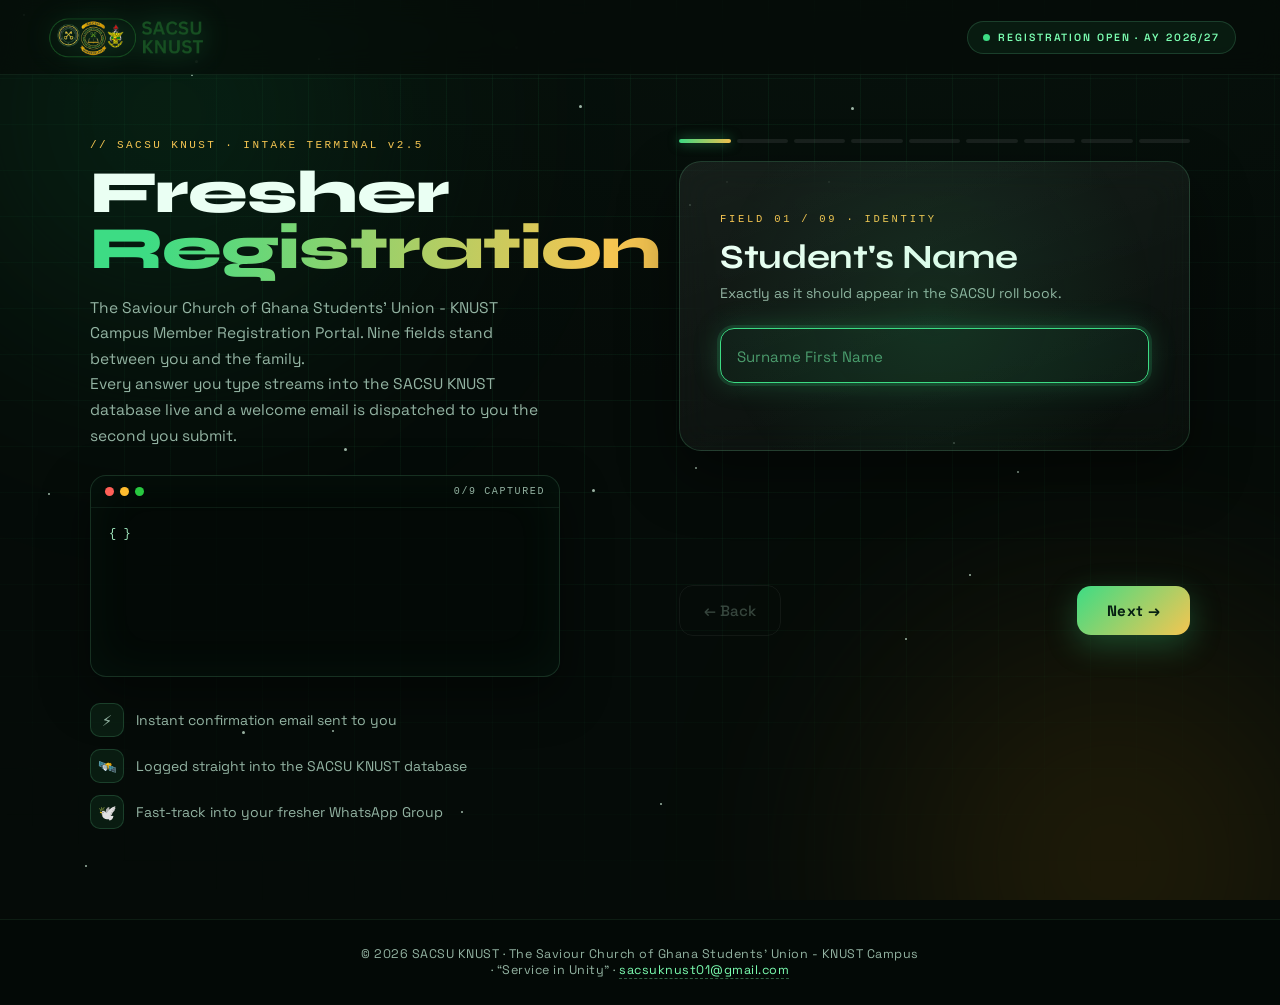
<file: index.html>
<!DOCTYPE html>
<html lang="en">

<head>
  <meta charset="UTF-8">
  <meta name="viewport" content="width=device-width, initial-scale=1.0">
  <meta http-equiv="X-UA-Compatible" content="ie=edge">
  <meta name="description" content="SACSU KNUST Fresher Registration — join the Saviour Church Campus Group Union, KNUST. One form, nine fields, straight into the SACSU database.">
  <meta name="robots" content="index, follow">
  <link rel="canonical" href="https://sacsu-form.vercel.app/">
  <meta property="og:title" content="SACSU KNUST · Fresher Registration">
  <meta property="og:description" content="Register as a fresher of the Saviour Church Campus Group Union, KNUST — and get a personalised welcome email instantly.">
  <meta property="og:image" content="https://sacsu-form.vercel.app/assets/logo.png">
  <meta name="theme-color" content="#050b08">
  <title>SACSU KNUST · Fresher Registration</title>
  <link rel="icon" type="image/png" href="assets/logo.png">
  <link rel="preconnect" href="https://fonts.googleapis.com">
  <link rel="preconnect" href="https://fonts.gstatic.com" crossorigin>
  <link href="https://fonts.googleapis.com/css2?family=Syne:wght@700;800&family=Space+Grotesk:wght@300;400;500;600;700&display=swap" rel="stylesheet">
  <link rel="stylesheet" type="text/css" href="style.css">
</head>

<body>

  <!-- Animated background layers -->
  <div class="bg" aria-hidden="true">
    <div class="bg-grid"></div>
    <div class="glow glow-a"></div>
    <div class="glow glow-b"></div>
    <div id="stars"></div>
  </div>

  <!-- Preloader -->
  <div class="preloader" id="preloader">
    <div class="pre-stack">
      <img src="assets/logo.png" alt="SACSU KNUST">
      <div class="pre-ring"></div>
      <p>BOOTING SACSU KNUST…</p>
    </div>
  </div>

  <!-- Top HUD -->
  <header class="hud">
    <a class="hud-logo" href="#" aria-label="SACSU KNUST home">
      <img src="assets/logo.png" alt="SACSU KNUST logo">
    </a>
    <div class="hud-chip"><span class="dot"></span> REGISTRATION OPEN · AY 2026/27</div>
  </header>

  <main class="shell">

    <!-- Left: HUD console -->
    <aside class="console">
      <p class="console-tag">// SACSU KNUST · INTAKE TERMINAL v2.5</p>
      <h1 class="console-title">Fresher<br><span>Registration</span></h1>
       <p class="console-sub">
        The Saviour Church of Ghana Students' Union - KNUST Campus Member Registration Portal. Nine fields stand between you and the
        family. <br>
        Every answer you type streams into the SACSU KNUST database live and a welcome email is dispatched to you the second you submit.
      </p>

      <div class="console-box" aria-hidden="true">
        <div class="console-bar">
          <span class="c-dot r"></span><span class="c-dot y"></span><span class="c-dot g"></span>
          <em id="captureCount">0/9 CAPTURED</em>
        </div>
        <pre id="liveJson">{ }</pre>
      </div>

      <ul class="console-perks">
        <li><i>⚡</i> Instant confirmation email sent to you</li>
        <li><i>🛰️</i> Logged straight into the SACSU KNUST  database</li>
        <li><i>🕊️</i> Fast-track into your fresher WhatsApp Group </li>
      </ul>
    </aside>

    <!-- Right: wizard -->
    <section class="wizard" id="wizard" aria-label="Registration form">
      <div class="rail" id="rail" aria-hidden="true"></div>

      <div class="card-wrap" id="cardWrap">
        <!-- step cards injected by app.js -->
      </div>

      <div class="wizard-nav">
        <button id="backBtn" class="btn ghost" type="button">← Back</button>
        <button id="nextBtn" class="btn neon" type="button"><span class="btn-label">Next →</span></button>
      </div>

      <p class="demo-note" id="demoNote" hidden>
        ⚡ Demo mode — paste your Apps Script (or n8n) URL into <code>config.js</code> to go live.
      </p>
    </section>
  </main>

  <footer class="foot">
    © 2026 SACSU KNUST · The Saviour Church of Ghana Students' Union - KNUST Campus <br> · “Service in Unity” ·
  <a href="mailto:sacsuknust01@gmail.com">sacsuknust01@gmail.com</a>
  </footer>

  <!-- Success overlay -->
  <div class="success-overlay" id="successOverlay" hidden>
    <div class="success-card">
      <svg class="check" viewBox="0 0 64 64" aria-hidden="true">
        <circle cx="32" cy="32" r="29" fill="none" stroke="url(#g1)" stroke-width="3"></circle>
        <path d="M20 33.5 28.5 42 45 24" fill="none" stroke="url(#g1)" stroke-width="4" stroke-linecap="round" stroke-linejoin="round"></path>
        <defs>
          <linearGradient id="g1" x1="0" y1="0" x2="1" y2="1">
            <stop offset="0" stop-color="#3ddc84"></stop>
            <stop offset="1" stop-color="#f5c551"></stop>
          </linearGradient>
        </defs>
      </svg>
      <h2 id="successTitle">You're in!</h2>
      <p id="successText">Your record has been logged into the SACSU KNUST database.</p>
      <p class="success-id" id="successId" hidden></p>
      <button class="btn neon" id="againBtn" type="button"><span class="btn-label">Register another fresher</span></button>
    </div>
  </div>

  <div id="confetti" aria-hidden="true"></div>

  <noscript>
    <p style="text-align:center;padding:20px;color:#eafff3;background:#050b08">
      This portal needs JavaScript enabled. Please enable it to register.
    </p>
  </noscript>

  <script src="config.js"></script>
  <script src="app.js"></script>
</body>

</html>
</file>
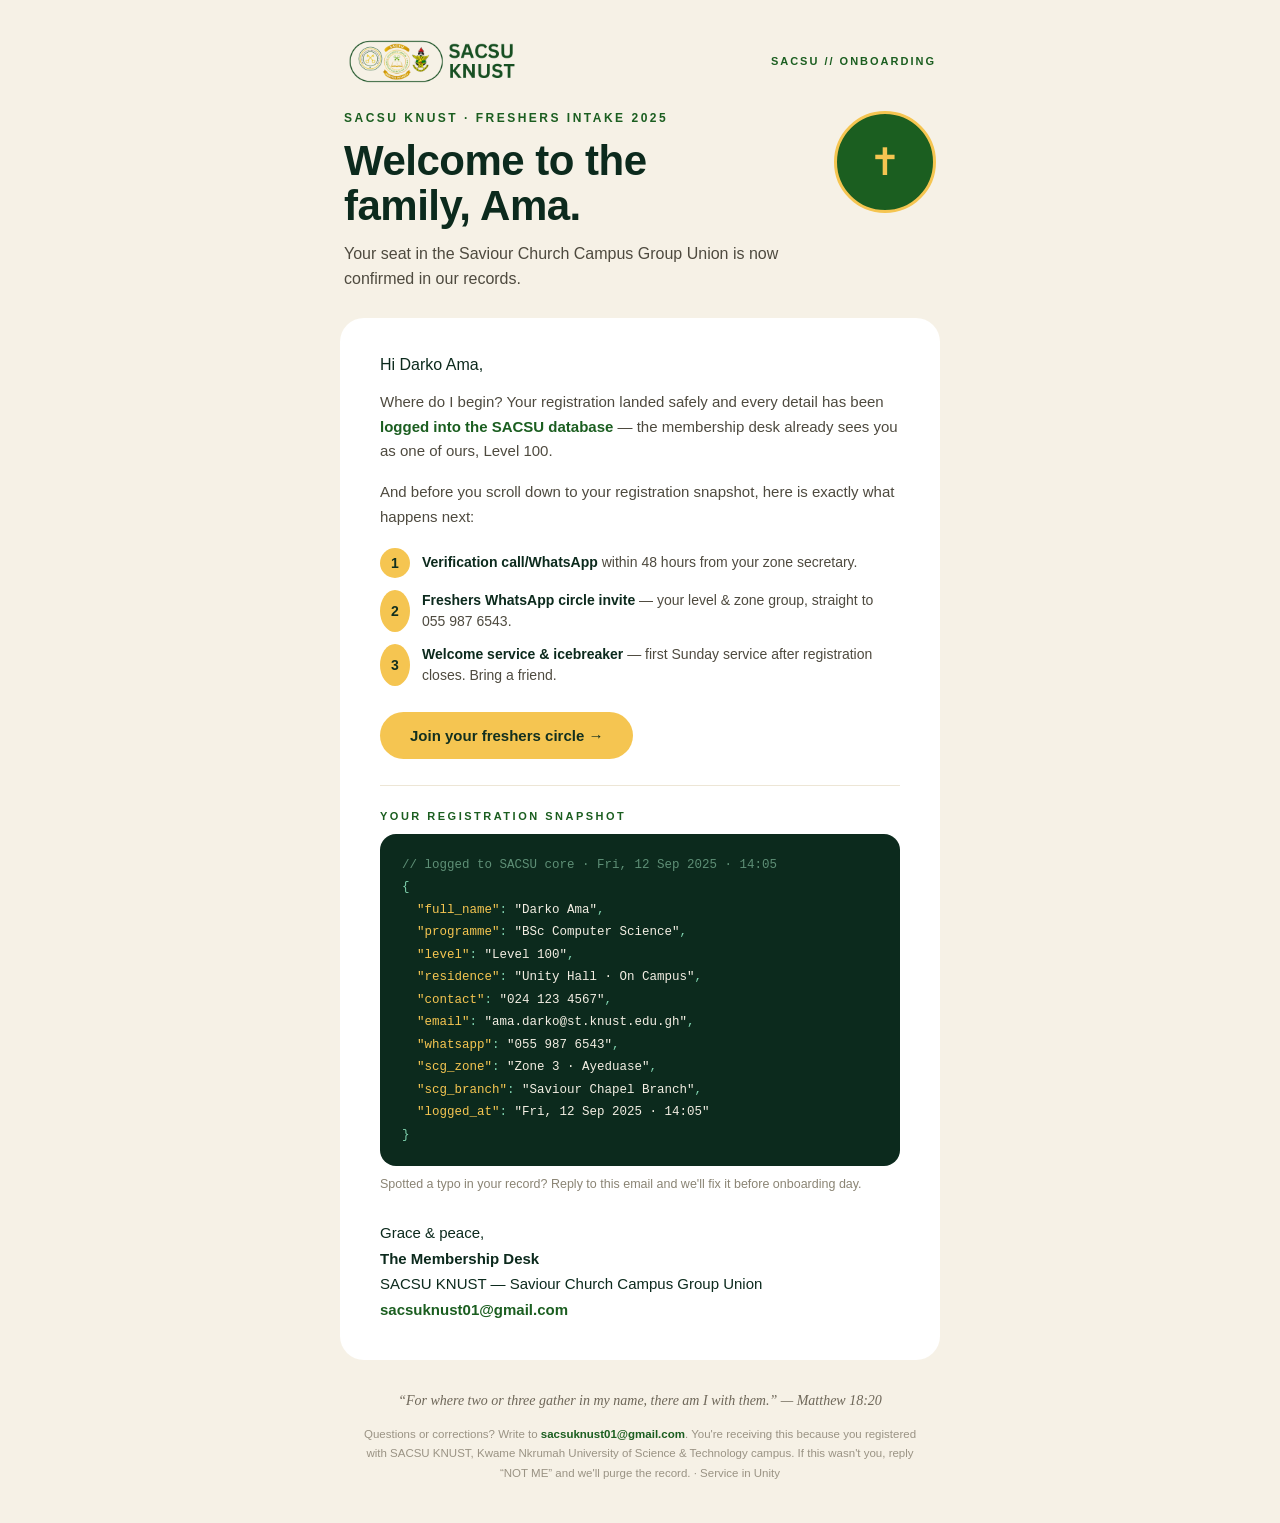
<file: n8n/email-preview-sample.html>
<!DOCTYPE html>
<html lang="en" xmlns="http://www.w3.org/1999/xhtml">
<head>
<meta charset="utf-8">
<meta name="viewport" content="width=device-width, initial-scale=1.0">
<meta http-equiv="X-UA-Compatible" content="IE=edge">
<title>Welcome to SACSU KNUST</title>
<style>
  @media (max-width: 620px) {
    .px { padding: 26px 20px !important; }
    .h1 { font-size: 32px !important; }
    .heroBadge { display: none !important; }
    .stack { display: block !important; width: 100% !important; }
  }
</style>
</head>
<body style="margin:0;padding:0;background:#F6F1E6;">
  <div style="display:none;max-height:0;overflow:hidden;mso-hide:all;">
    Your SACSU KNUST registration is logged, Ama — welcome to the family! 🕊️
  </div>

  <table role="presentation" width="100%" cellpadding="0" cellspacing="0" style="background:#F6F1E6;">
    <tr>
      <td align="center" style="padding:30px 12px 40px;">

        <table role="presentation" width="600" cellpadding="0" cellspacing="0" style="width:600px;max-width:100%;">

          <!-- ===== Header : logo ===== -->
          <tr>
            <td style="padding:6px 4px 26px;">
              <table role="presentation" width="100%" cellpadding="0" cellspacing="0">
                <tr>
                  <td class="stack" align="left" valign="middle">
                    <img src="../assets/logo.png" width="176" alt="SACSU KNUST" style="display:block;border:0;border-radius:12px;">
                  </td>
                  <td class="stack" align="right" valign="middle" style="font-family:Helvetica,Arial,sans-serif;font-size:11px;letter-spacing:2px;color:#1B5E20;font-weight:bold;">
                    SACSU // ONBOARDING
                  </td>
                </tr>
              </table>
            </td>
          </tr>

          <!-- ===== Hero ===== -->
          <tr>
            <td style="padding:0 4px 26px;">
              <table role="presentation" width="100%" cellpadding="0" cellspacing="0">
                <tr>
                  <td class="stack" valign="top">
                    <p style="margin:0 0 14px;font-family:Helvetica,Arial,sans-serif;font-size:12px;font-weight:bold;letter-spacing:2.5px;color:#1B5E20;">
                      SACSU KNUST · FRESHERS INTAKE 2025
                    </p>
                    <h1 class="h1" style="margin:0 0 14px;font-family:Helvetica,Arial,sans-serif;font-size:42px;line-height:1.06;font-weight:800;color:#0C2A1D;letter-spacing:-0.5px;">
                      Welcome to the<br>family, Ama.
                    </h1>
                    <p style="margin:0;font-family:Helvetica,Arial,sans-serif;font-size:16px;line-height:1.55;color:#4E4A3F;">
                      Your seat in the Saviour Church Campus Group Union is now confirmed in our records.
                    </p>
                  </td>
                  <td class="heroBadge" width="118" valign="top" align="right" style="padding-left:16px;">
                    <table role="presentation" cellpadding="0" cellspacing="0">
                      <tr>
                        <td align="center" style="width:96px;height:96px;border-radius:50%;background:#1B5E20;border:3px solid #F5C551;font-size:38px;line-height:96px;color:#F5C551;font-family:Helvetica,Arial,sans-serif;">
                          ✝
                        </td>
                      </tr>
                    </table>
                  </td>
                </tr>
              </table>
            </td>
          </tr>

          <!-- ===== White card ===== -->
          <tr>
            <td style="padding:0 0 26px;">
              <table role="presentation" width="100%" cellpadding="0" cellspacing="0" style="background:#FFFFFF;border-radius:24px;">
                <tr>
                  <td class="px" style="padding:38px 40px;">

                    <p style="margin:0 0 16px;font-family:Helvetica,Arial,sans-serif;font-size:16px;color:#0C2A1D;">Hi Darko Ama,</p>

                    <p style="margin:0 0 16px;font-family:Helvetica,Arial,sans-serif;font-size:15px;line-height:1.65;color:#4E4A3F;">
                      Where do I begin? Your registration landed safely and every detail has been
                      <strong style="color:#1B5E20;">logged into the SACSU database</strong> — the membership
                      desk already sees you as one of ours, Level 100.
                    </p>

                    <p style="margin:0 0 18px;font-family:Helvetica,Arial,sans-serif;font-size:15px;line-height:1.65;color:#4E4A3F;">
                      And before you scroll down to your registration snapshot, here is exactly what happens next:
                    </p>

                    <!-- next steps -->
                    <table role="presentation" width="100%" cellpadding="0" cellspacing="0" style="margin:0 0 26px;">
                      <tr>
                        <td style="padding:0 0 12px;">
                          <table role="presentation" cellpadding="0" cellspacing="0" align="left">
                            <tr>
                              <td style="width:30px;height:30px;border-radius:50%;background:#F5C551;color:#12301F;font-family:Helvetica,Arial,sans-serif;font-size:14px;font-weight:bold;text-align:center;line-height:30px;">1</td>
                              <td style="padding-left:12px;font-family:Helvetica,Arial,sans-serif;font-size:14px;line-height:1.5;color:#4E4A3F;"><strong style="color:#0C2A1D;">Verification call/WhatsApp</strong> within 48 hours from your zone secretary.</td>
                            </tr>
                          </table>
                        </td>
                      </tr>
                      <tr>
                        <td style="padding:0 0 12px;">
                          <table role="presentation" cellpadding="0" cellspacing="0" align="left">
                            <tr>
                              <td style="width:30px;height:30px;border-radius:50%;background:#F5C551;color:#12301F;font-family:Helvetica,Arial,sans-serif;font-size:14px;font-weight:bold;text-align:center;line-height:30px;">2</td>
                              <td style="padding-left:12px;font-family:Helvetica,Arial,sans-serif;font-size:14px;line-height:1.5;color:#4E4A3F;"><strong style="color:#0C2A1D;">Freshers WhatsApp circle invite</strong> — your level &amp; zone group, straight to 055 987 6543.</td>
                            </tr>
                          </table>
                        </td>
                      </tr>
                      <tr>
                        <td style="padding:0;">
                          <table role="presentation" cellpadding="0" cellspacing="0" align="left">
                            <tr>
                              <td style="width:30px;height:30px;border-radius:50%;background:#F5C551;color:#12301F;font-family:Helvetica,Arial,sans-serif;font-size:14px;font-weight:bold;text-align:center;line-height:30px;">3</td>
                              <td style="padding-left:12px;font-family:Helvetica,Arial,sans-serif;font-size:14px;line-height:1.5;color:#4E4A3F;"><strong style="color:#0C2A1D;">Welcome service &amp; icebreaker</strong> — first Sunday service after registration closes. Bring a friend.</td>
                            </tr>
                          </table>
                        </td>
                      </tr>
                    </table>

                    <!-- CTA -->
                    <table role="presentation" cellpadding="0" cellspacing="0" style="margin:0 0 26px;">
                      <tr>
                        <td style="border-radius:999px;background:#F5C551;">
                          <a href="https://wa.me/233000000000" target="_blank" style="display:inline-block;padding:15px 30px;border-radius:999px;font-family:Helvetica,Arial,sans-serif;font-size:15px;font-weight:bold;color:#12301F;text-decoration:none;">
                            Join your freshers circle →
                          </a>
                        </td>
                      </tr>
                    </table>

                    <table role="presentation" width="100%" cellpadding="0" cellspacing="0" style="margin:0 0 24px;">
                      <tr><td style="border-top:1px solid #EDE6D6;font-size:0;line-height:0;">&nbsp;</td></tr>
                    </table>

                    <!-- JSON snapshot -->
                    <p style="margin:0 0 12px;font-family:Helvetica,Arial,sans-serif;font-size:11px;font-weight:bold;letter-spacing:2.5px;color:#1B5E20;">
                      YOUR REGISTRATION SNAPSHOT
                    </p>
                    <table role="presentation" width="100%" cellpadding="0" cellspacing="0" style="background:#0C2A1D;border-radius:16px;margin:0 0 8px;">
                      <tr>
                        <td style="padding:20px 22px;font-family:'Courier New',Courier,monospace;font-size:12.5px;line-height:1.8;color:#7FD1AE;">
                          <span style="color:#5E8F76;">// logged to SACSU core · Fri, 12 Sep 2025 · 14:05</span><br>
                          {<br>&nbsp;&nbsp;<span style="color:#F5C551">"full_name"</span><span style="color:#7FD1AE">: </span><span style="color:#F3EEE3">"Darko Ama"</span>,<br>&nbsp;&nbsp;<span style="color:#F5C551">"programme"</span><span style="color:#7FD1AE">: </span><span style="color:#F3EEE3">"BSc Computer Science"</span>,<br>&nbsp;&nbsp;<span style="color:#F5C551">"level"</span><span style="color:#7FD1AE">: </span><span style="color:#F3EEE3">"Level 100"</span>,<br>&nbsp;&nbsp;<span style="color:#F5C551">"residence"</span><span style="color:#7FD1AE">: </span><span style="color:#F3EEE3">"Unity Hall · On Campus"</span>,<br>&nbsp;&nbsp;<span style="color:#F5C551">"contact"</span><span style="color:#7FD1AE">: </span><span style="color:#F3EEE3">"024 123 4567"</span>,<br>&nbsp;&nbsp;<span style="color:#F5C551">"email"</span><span style="color:#7FD1AE">: </span><span style="color:#F3EEE3">"ama.darko@st.knust.edu.gh"</span>,<br>&nbsp;&nbsp;<span style="color:#F5C551">"whatsapp"</span><span style="color:#7FD1AE">: </span><span style="color:#F3EEE3">"055 987 6543"</span>,<br>&nbsp;&nbsp;<span style="color:#F5C551">"scg_zone"</span><span style="color:#7FD1AE">: </span><span style="color:#F3EEE3">"Zone 3 · Ayeduase"</span>,<br>&nbsp;&nbsp;<span style="color:#F5C551">"scg_branch"</span><span style="color:#7FD1AE">: </span><span style="color:#F3EEE3">"Saviour Chapel Branch"</span>,<br>&nbsp;&nbsp;<span style="color:#F5C551">"logged_at"</span><span style="color:#7FD1AE">: </span><span style="color:#F3EEE3">"Fri, 12 Sep 2025 · 14:05"</span><br>}
                        </td>
                      </tr>
                    </table>
                    <p style="margin:0 0 26px;font-family:Helvetica,Arial,sans-serif;font-size:12.5px;line-height:1.6;color:#8A8474;">
                      Spotted a typo in your record? Reply to this email and we'll fix it before onboarding day.
                    </p>

                    <!-- signature -->
                    <p style="margin:0;font-family:Helvetica,Arial,sans-serif;font-size:15px;line-height:1.7;color:#0C2A1D;">
                      Grace &amp; peace,<br>
                      <strong>The Membership Desk</strong><br>
                      SACSU KNUST — Saviour Church Campus Group Union<br>
                      <a href="mailto:sacsuknust01@gmail.com" style="color:#1B5E20;font-weight:bold;text-decoration:none;">sacsuknust01@gmail.com</a>
                    </p>

                  </td>
                </tr>
              </table>
            </td>
          </tr>

          <!-- ===== Footer ===== -->
          <tr>
            <td align="center" style="padding:4px 18px 0;">
              <p style="margin:0 0 12px;font-family:Georgia,'Times New Roman',serif;font-size:14px;font-style:italic;line-height:1.6;color:#6E6759;">
                “For where two or three gather in my name, there am I with them.” — Matthew 18:20
              </p>
              <p style="margin:0;font-family:Helvetica,Arial,sans-serif;font-size:11.5px;line-height:1.7;color:#9A9384;">
                Questions or corrections? Write to
                <a href="mailto:sacsuknust01@gmail.com" style="color:#1B5E20;font-weight:bold;text-decoration:none;">sacsuknust01@gmail.com</a>.
                You're receiving this because you registered with SACSU KNUST, Kwame Nkrumah University of
                Science &amp; Technology campus. If this wasn't you, reply “NOT ME” and we'll purge the record.
                · Service in Unity
              </p>
            </td>
          </tr>

        </table>
      </td>
    </tr>
  </table>
</body>
</html>
</file>
<file: style.css>
/* ============================================================
   SACSU KNUST · Fresher Registration — "Dark Neon Glass"
   Futuristic glassmorphic theme · neon green + gold accents
   ============================================================ */

:root {
  --bg: #050b08;
  --bg-2: #07130d;
  --ink: #eafff3;
  --muted: #93b3a2;
  --neon: #3ddc84;
  --neon-2: #7cffb2;
  --gold: #f5c551;
  --gold-2: #ffe08a;
  --danger: #ff6b81;
  --glass: rgba(255, 255, 255, 0.045);
  --stroke: rgba(124, 255, 178, 0.16);
  --stroke-soft: rgba(124, 255, 178, 0.08);
  --r: 22px;
  --font-display: "Syne", "Space Grotesk", system-ui, -apple-system, Segoe UI, sans-serif;
  --font-body: "Space Grotesk", ui-sans-serif, system-ui, -apple-system, Segoe UI, sans-serif;
  --font-mono: ui-monospace, SFMono-Regular, Menlo, Consolas, monospace;
}

* { box-sizing: border-box; }

html { scroll-behavior: smooth; }

body {
  margin: 0;
  min-height: 100vh;
  background: var(--bg);
  color: var(--ink);
  font-family: var(--font-body);
  font-weight: 400;
  overflow-x: hidden;
  -webkit-font-smoothing: antialiased;
}

::selection { background: rgba(61, 220, 132, 0.35); color: #fff; }

/* ---------------- Background layers ---------------- */
.bg { position: fixed; inset: 0; z-index: -1; overflow: hidden; background: radial-gradient(120% 90% at 70% -10%, var(--bg-2), var(--bg) 60%); }

.bg-grid {
  position: absolute; inset: -60px;
  background-image:
    linear-gradient(rgba(61, 220, 132, 0.06) 1px, transparent 1px),
    linear-gradient(90deg, rgba(61, 220, 132, 0.06) 1px, transparent 1px);
  background-size: 46px 46px;
  animation: gridPan 22s linear infinite;
  mask-image: radial-gradient(80% 70% at 50% 30%, #000 30%, transparent 100%);
  -webkit-mask-image: radial-gradient(80% 70% at 50% 30%, #000 30%, transparent 100%);
}

.glow { position: absolute; width: 62vmax; height: 62vmax; border-radius: 50%; filter: blur(90px); opacity: 0.33; }
.glow-a { background: radial-gradient(circle, #0e5c33, transparent 62%); top: -22vmax; left: -18vmax; animation: drift 26s ease-in-out infinite alternate; }
.glow-b { background: radial-gradient(circle, #6b4b0a, transparent 62%); bottom: -28vmax; right: -18vmax; animation: drift 34s ease-in-out infinite alternate-reverse; }

#stars span {
  position: absolute; border-radius: 50%;
  background: #dfffe9;
  animation: twinkle var(--d, 4s) ease-in-out var(--dl, 0s) infinite;
  opacity: 0.7;
}

@keyframes gridPan { to { background-position: 46px 46px, 46px 46px; } }
@keyframes drift { from { transform: translate3d(0, 0, 0) scale(1); } to { transform: translate3d(6vmax, 4vmax, 0) scale(1.12); } }
@keyframes twinkle { 0%, 100% { opacity: 0.15; transform: scale(0.8); } 50% { opacity: 0.9; transform: scale(1.25); } }

/* ---------------- Preloader ---------------- */
.preloader {
  position: fixed; inset: 0; z-index: 200;
  background: var(--bg);
  display: grid; place-items: center;
  transition: opacity 0.6s ease, visibility 3s;
}
.preloader.done { opacity: 0; visibility: hidden; pointer-events: none; }
.pre-stack { text-align: center; }
.pre-stack img { width: 168px; border-radius: 14px; animation: logoPulse 1.5s ease-in-out infinite; }
.pre-stack p { margin: 18px 0 0; font-size: 10px; letter-spacing: 0.34em; color: var(--neon-2); }
.pre-ring {
  width: 46px; height: 46px; margin: 22px auto 0;
  border-radius: 50%;
  border: 2px solid rgba(124, 255, 178, 0.15);
  border-top-color: var(--neon);
  border-right-color: var(--gold);
  animation: rot 0.9s linear infinite;
}
@keyframes logoPulse { 0%, 100% { transform: scale(1); filter: drop-shadow(0 0 10px rgba(61, 220, 132, 0.35)); } 50% { transform: scale(1.04); filter: drop-shadow(0 0 26px rgba(245, 197, 81, 0.5)); } }
@keyframes rot { to { transform: rotate(360deg); } }

/* ---------------- HUD header ---------------- */
.hud {
  position: sticky; top: 0; z-index: 50;
  display: flex; justify-content: space-between; align-items: center; gap: 14px;
  padding: 14px clamp(16px, 4vw, 44px);
  background: rgba(5, 11, 8, 0.6);
  backdrop-filter: blur(14px);
  -webkit-backdrop-filter: blur(14px);
  border-bottom: 1px solid var(--stroke-soft);
}
.hud-logo img { height: 46px; width: auto; border-radius: 10px; display: block; filter: drop-shadow(0 0 14px rgba(61, 220, 132, 0.4)); transition: transform 0.3s; }
.hud-logo:hover img { transform: scale(1.04); }
.hud-chip {
  display: inline-flex; align-items: center; gap: 8px;
  font-size: 10.5px; font-weight: 600; letter-spacing: 0.18em;
  color: var(--neon-2);
  border: 1px solid var(--stroke);
  background: rgba(61, 220, 132, 0.07);
  padding: 9px 15px; border-radius: 999px;
  white-space: nowrap;
}
.hud-chip .dot { width: 7px; height: 7px; border-radius: 50%; background: var(--neon); box-shadow: 0 0 0 0 rgba(61, 220, 132, 0.6); animation: ping 1.8s ease-out infinite; }
@keyframes ping { 70% { box-shadow: 0 0 0 9px rgba(61, 220, 132, 0); } 100% { box-shadow: 0 0 0 0 rgba(61, 220, 132, 0); } }

/* ---------------- Layout shell ---------------- */
.shell {
  display: grid;
  grid-template-columns: 1.02fr 0.98fr;
  gap: clamp(26px, 4.5vw, 70px);
  align-items: start;
  max-width: 1180px;
  margin: 0 auto;
  padding: clamp(30px, 5vw, 74px) clamp(16px, 4vw, 40px) 90px;
}
.shell > * { min-width: 0; } /* stop grid blow-out: console can never squeeze the wizard */

/* ---------------- Left console ---------------- */
.console-tag { margin: 0; font-family: var(--font-mono); font-size: 11px; letter-spacing: 0.22em; color: var(--gold); }
.console-title {
  font-family: var(--font-display);
  font-size: clamp(42px, 6.4vw, 76px);
  line-height: 0.94; letter-spacing: -0.02em;
  margin: 14px 0 18px; font-weight: 800;
}
.console-title span {
  background: linear-gradient(92deg, var(--neon) 10%, var(--gold) 90%);
  -webkit-background-clip: text; background-clip: text; color: transparent;
}
.console-sub { color: var(--muted); font-size: 15.5px; line-height: 1.65; max-width: 46ch; margin: 0 0 26px; }

.console-box {
  border: 1px solid var(--stroke);
  border-radius: 16px;
  background: rgba(3, 9, 6, 0.72);
  overflow: hidden;
  box-shadow: inset 0 0 50px rgba(61, 220, 132, 0.05), 0 18px 50px rgba(0, 0, 0, 0.45);
  max-width: 470px;
}
.console-bar { display: flex; align-items: center; gap: 6px; padding: 10px 14px; border-bottom: 1px solid var(--stroke-soft); }
.c-dot { width: 9px; height: 9px; border-radius: 50%; }
.c-dot.r { background: #ff5f57; } .c-dot.y { background: #febc2e; } .c-dot.g { background: #28c840; }
.console-bar em { margin-left: auto; font-style: normal; font-family: var(--font-mono); font-size: 10px; letter-spacing: 0.16em; color: var(--muted); }
#liveJson {
  margin: 0; padding: 16px 18px;
  font-family: var(--font-mono); font-size: 12px; line-height: 1.75;
  color: #9fe8bd; min-height: 168px; white-space: pre-wrap; word-break: break-word;
  transition: color 0.25s;
}
#liveJson.flash { color: var(--gold-2); }

.console-perks { list-style: none; margin: 26px 0 0; padding: 0; display: grid; gap: 12px; }
.console-perks li { display: flex; gap: 12px; align-items: center; color: var(--muted); font-size: 14px; }
.console-perks i {
  font-style: normal; display: grid; place-items: center;
  width: 34px; height: 34px; flex: 0 0 34px; border-radius: 10px;
  background: rgba(61, 220, 132, 0.08); border: 1px solid var(--stroke);
  font-size: 15px;
}

/* ---------------- Wizard ---------------- */
.wizard { position: relative; }

.rail { display: flex; gap: 6px; margin-bottom: 18px; }
.rail i { flex: 1; height: 4px; border-radius: 99px; background: rgba(255, 255, 255, 0.08); transition: background 0.45s, box-shadow 0.45s; }
.rail i.on { background: linear-gradient(90deg, var(--neon), var(--gold)); box-shadow: 0 0 12px rgba(61, 220, 132, 0.55); }

.card-wrap { position: relative; min-height: 402px; }

.step-card {
  position: relative;
  border-radius: var(--r);
  border: 1px solid var(--stroke);
  background: linear-gradient(160deg, rgba(255, 255, 255, 0.065), rgba(255, 255, 255, 0.02));
  backdrop-filter: blur(18px);
  -webkit-backdrop-filter: blur(18px);
  padding: clamp(24px, 3.4vw, 40px);
  overflow: hidden;
  animation: cardIn 0.5s cubic-bezier(0.2, 0.9, 0.25, 1.15) both;
  box-shadow: 0 24px 60px rgba(0, 0, 0, 0.45);
}
.step-card::after {
  content: ""; position: absolute; inset: 0; pointer-events: none;
  background: radial-gradient(340px circle at var(--mx, 50%) var(--my, 50%), rgba(61, 220, 132, 0.10), transparent 65%);
}
.step-card.exit { animation: cardOut 0.26s ease both; }
.step-card.shake { animation: shake 0.4s ease; }

@keyframes cardIn { from { opacity: 0; transform: translateY(26px) scale(0.965); filter: blur(6px); } to { opacity: 1; transform: none; filter: none; } }
@keyframes cardOut { to { opacity: 0; transform: translateY(-18px) scale(0.97); filter: blur(5px); } }
@keyframes shake { 0%, 100% { transform: translateX(0); } 20% { transform: translateX(-9px); } 40% { transform: translateX(8px); } 60% { transform: translateX(-6px); } 80% { transform: translateX(4px); } }

.step-tag { font-family: var(--font-mono); font-size: 10.5px; letter-spacing: 0.26em; color: var(--gold); }
.step-label { font-family: var(--font-display); font-weight: 700; font-size: clamp(24px, 3vw, 34px); margin: 12px 0 6px; letter-spacing: -0.01em; }
.step-hint { color: var(--muted); font-size: 14px; line-height: 1.55; margin: 0 0 24px; max-width: 44ch; }

/* Fields */
.field { position: relative; }
.field input {
  width: 100%;
  font: 500 16px/1.3 var(--font-body);
  color: var(--ink);
  background: rgba(0, 0, 0, 0.3);
  border: 1px solid rgba(255, 255, 255, 0.13);
  border-radius: 14px;
  padding: 16px;
  outline: none;
  transition: border-color 0.25s, box-shadow 0.25s, background 0.25s;
}
.field input::placeholder { color: transparent; }
.field label {
  position: absolute; left: 17px; top: 50%; transform: translateY(-50%);
  color: var(--muted); font-size: 15px; pointer-events: none;
  max-width: calc(100% - 34px);
  white-space: nowrap; overflow: hidden; text-overflow: ellipsis;
  transition: opacity 0.18s ease, transform 0.18s ease, color 0.18s ease;
}
.field input:focus + label { color: var(--neon-2); opacity: 0.55; }
/* placeholder label vanishes the moment the user types */
.field input:not(:placeholder-shown) + label { opacity: 0; transform: translateY(-10px); }
.field input:focus {
  border-color: var(--neon);
  background: rgba(61, 220, 132, 0.05);
  box-shadow: 0 0 0 3px rgba(61, 220, 132, 0.14), 0 0 28px rgba(61, 220, 132, 0.22);
}
.field.bad input { border-color: var(--danger); box-shadow: 0 0 0 3px rgba(255, 107, 129, 0.14); }

.err { min-height: 18px; margin: 9px 2px 0; font-size: 12.5px; color: var(--danger); }

/* Pills (academic year) */
.pills { display: flex; flex-wrap: wrap; gap: 10px; }
.pills button {
  font: 600 14px var(--font-body);
  color: var(--ink);
  background: rgba(255, 255, 255, 0.04);
  border: 1px solid rgba(255, 255, 255, 0.14);
  border-radius: 999px;
  padding: 12px 19px;
  cursor: pointer;
  transition: all 0.25s ease;
}
.pills button:hover { border-color: var(--neon); transform: translateY(-2px); }
.pills button.sel {
  background: linear-gradient(135deg, var(--neon), var(--gold));
  color: #062012; border-color: transparent;
  box-shadow: 0 0 26px rgba(61, 220, 132, 0.45);
}

/* Review card */
.rev-list { margin: 4px 0 6px; }
.rev {
  display: grid;
  grid-template-columns: minmax(88px, 40%) minmax(0, 1fr) auto;
  align-items: baseline; gap: 12px;
  padding: 11px 2px;
  border-bottom: 1px dashed rgba(255, 255, 255, 0.12);
  font-size: 14.5px;
}
.rev:last-child { border-bottom: none; }
.rev .k {
  color: var(--muted); font-size: 10.5px; letter-spacing: 0.13em;
  text-transform: uppercase; line-height: 1.5; min-width: 0;
}
.rev .v {
  text-align: right; color: var(--ink); font-weight: 600;
  min-width: 0; line-height: 1.45;
  word-break: normal; overflow-wrap: break-word; /* wraps words, never letters */
}
.rev button {
  flex: 0 0 auto; background: none; border: none; cursor: pointer;
  color: var(--gold); font: 600 11px var(--font-body); letter-spacing: 0.08em;
  padding: 4px 6px; border-radius: 8px;
}
.rev button:hover { background: rgba(245, 197, 81, 0.12); }

/* Nav buttons */
.wizard-nav {
  display: flex; justify-content: space-between; align-items: center; gap: 12px; margin-top: 22px;
  padding-bottom: env(safe-area-inset-bottom, 0px); /* iPhone home-indicator safe */
}
.btn { position: relative; font-family: var(--font-body); cursor: pointer; transition: all 0.25s ease; }
.btn.neon {
  border: none; border-radius: 14px;
  padding: 15px 30px;
  font-size: 15px; font-weight: 700; letter-spacing: 0.02em;
  color: #062012;
  background: linear-gradient(135deg, var(--neon), var(--gold));
  box-shadow: 0 10px 32px rgba(61, 220, 132, 0.28);
}
.btn.neon:hover { transform: translateY(-2px); box-shadow: 0 14px 40px rgba(61, 220, 132, 0.42); }
.btn.neon:active { transform: translateY(0); }
.btn.neon:disabled { opacity: 0.55; cursor: wait; transform: none; }
.btn.neon.loading .btn-label { visibility: hidden; }
.btn.neon.loading::after {
  content: ""; position: absolute; inset: 0; margin: auto;
  width: 18px; height: 18px; border-radius: 50%;
  border: 2.5px solid #062012; border-top-color: transparent;
  animation: rot 0.7s linear infinite;
}
.btn.ghost {
  background: transparent;
  border: 1px solid rgba(255, 255, 255, 0.16);
  color: var(--muted);
  border-radius: 14px; padding: 15px 24px; font-size: 15px; font-weight: 500;
}
.btn.ghost:hover { color: var(--ink); border-color: var(--stroke); }
.btn.ghost:disabled { opacity: 0.35; cursor: not-allowed; }

.demo-note {
  margin: 16px 2px 0; font-size: 12.5px; color: var(--gold-2);
  background: rgba(245, 197, 81, 0.08);
  border: 1px dashed rgba(245, 197, 81, 0.35);
  border-radius: 12px; padding: 10px 14px;
}
.demo-note code { font-family: var(--font-mono); }

/* ---------------- Success overlay ---------------- */
.success-overlay {
  position: fixed; inset: 0; z-index: 120;
  display: grid; place-items: center; padding: 22px;
  background: rgba(3, 8, 5, 0.82);
  backdrop-filter: blur(12px);
  -webkit-backdrop-filter: blur(12px);
}
.success-overlay[hidden] { display: none; }
.success-card {
  max-width: 540px; width: 100%;
  text-align: center;
  border-radius: 28px;
  border: 1px solid var(--stroke);
  background: linear-gradient(165deg, rgba(255, 255, 255, 0.08), rgba(255, 255, 255, 0.02));
  padding: clamp(34px, 5vw, 54px);
  animation: pop 0.55s cubic-bezier(0.2, 0.9, 0.25, 1.3) both;
  box-shadow: 0 30px 80px rgba(0, 0, 0, 0.55), 0 0 60px rgba(61, 220, 132, 0.12);
}
@keyframes pop { from { opacity: 0; transform: scale(0.86) translateY(20px); } to { opacity: 1; transform: none; } }
.check { width: 84px; height: 84px; }
.check circle { stroke-dasharray: 183; stroke-dashoffset: 183; animation: dash 0.7s ease forwards 0.15s; }
.check path { stroke-dasharray: 40; stroke-dashoffset: 40; animation: dash 0.45s ease forwards 0.75s; }
@keyframes dash { to { stroke-dashoffset: 0; } }
.success-card h2 { font-family: var(--font-display); font-size: clamp(28px, 4vw, 40px); margin: 18px 0 10px; }
.success-card p { color: var(--muted); font-size: 15px; line-height: 1.65; margin: 0 auto 28px; max-width: 40ch; }
.success-card p b { color: var(--neon-2); font-weight: 600; }
.success-id {
  display: inline-block;
  font-family: var(--font-mono); font-size: 12px; font-weight: 600; letter-spacing: 0.22em;
  color: var(--gold-2);
  background: rgba(245, 197, 81, 0.08);
  border: 1px dashed rgba(245, 197, 81, 0.45);
  border-radius: 10px;
  padding: 10px 16px;
  margin: -12px auto 24px;
}
.success-id[hidden] { display: none; }
.success-card.dup {
  border-color: rgba(245, 197, 81, 0.45);
  box-shadow: 0 30px 80px rgba(0, 0, 0, 0.55), 0 0 60px rgba(245, 197, 81, 0.16);
}

/* Confetti */
#confetti i {
  position: fixed; top: -14px; z-index: 130;
  width: var(--s, 8px); height: calc(var(--s, 8px) * 0.45);
  background: var(--c, #3ddc84);
  border-radius: 2px;
  animation: confFall var(--t, 3s) cubic-bezier(0.3, 0.4, 0.6, 1) var(--dl, 0s) forwards;
  pointer-events: none;
}
@keyframes confFall {
  to { transform: translate3d(var(--x, 0), 105vh, 0) rotate(var(--rr, 540deg)); opacity: 0.9; }
}

/* ---------------- Footer ---------------- */
.foot {
  padding: 26px 18px calc(26px + env(safe-area-inset-bottom, 0px)); text-align: center;
  color: var(--muted); font-size: 12.5px; letter-spacing: 0.04em;
  border-top: 1px solid var(--stroke-soft);
  background: rgba(3, 8, 5, 0.5);
}
.foot a { color: var(--neon-2); text-decoration: none; border-bottom: 1px dashed rgba(124, 255, 178, 0.35); }
.foot a:hover { color: var(--gold-2); border-bottom-color: var(--gold-2); }

/* ---------------- Responsive ---------------- */
/* Two-column (laptop & up): cap the headline so "Registration" always fits
   inside the console column and can never slide under the wizard cards. */
@media (min-width: 961px) {
  .console-title { font-size: clamp(38px, 4.8vw, 60px); letter-spacing: -0.015em; }
}
@media (max-width: 1100px) {
  .shell { gap: 34px; }
  .console-title { font-size: clamp(40px, 5.8vw, 66px); }
  .console-box { max-width: 100%; }
}
@media (max-width: 960px) {
  .shell { grid-template-columns: 1fr; padding-top: 34px; }
  .console-sub { max-width: none; }
  .console-box { max-width: none; }
  .card-wrap { min-height: 380px; }
}
@media (max-width: 640px) {
  .hud-chip { display: none; }
  .console-perks { display: none; }
  .console-box { display: none; }
  .card-wrap { min-height: 400px; }
  .wizard-nav { position: sticky; bottom: 12px; }
  .btn.neon, .btn.ghost { padding: 14px 20px; }
  .rev { grid-template-columns: minmax(84px, 42%) minmax(0, 1fr) auto; gap: 10px; }
  .rev .k { font-size: 9.5px; letter-spacing: 0.11em; }
}
@media (max-width: 400px) {
  .step-card { padding: 22px 18px; }
  .step-hint { font-size: 13px; }
  .rev { grid-template-columns: minmax(76px, 38%) minmax(0, 1fr) auto; gap: 8px; }
  .btn.neon, .btn.ghost { padding: 13px 16px; font-size: 14px; }
  .pills button { padding: 11px 15px; font-size: 13px; }
}

/* ---------------- Reduced motion ---------------- */
@media (prefers-reduced-motion: reduce) {
  *, *::before, *::after { animation: none !important; transition: none !important; }
}
</file>
